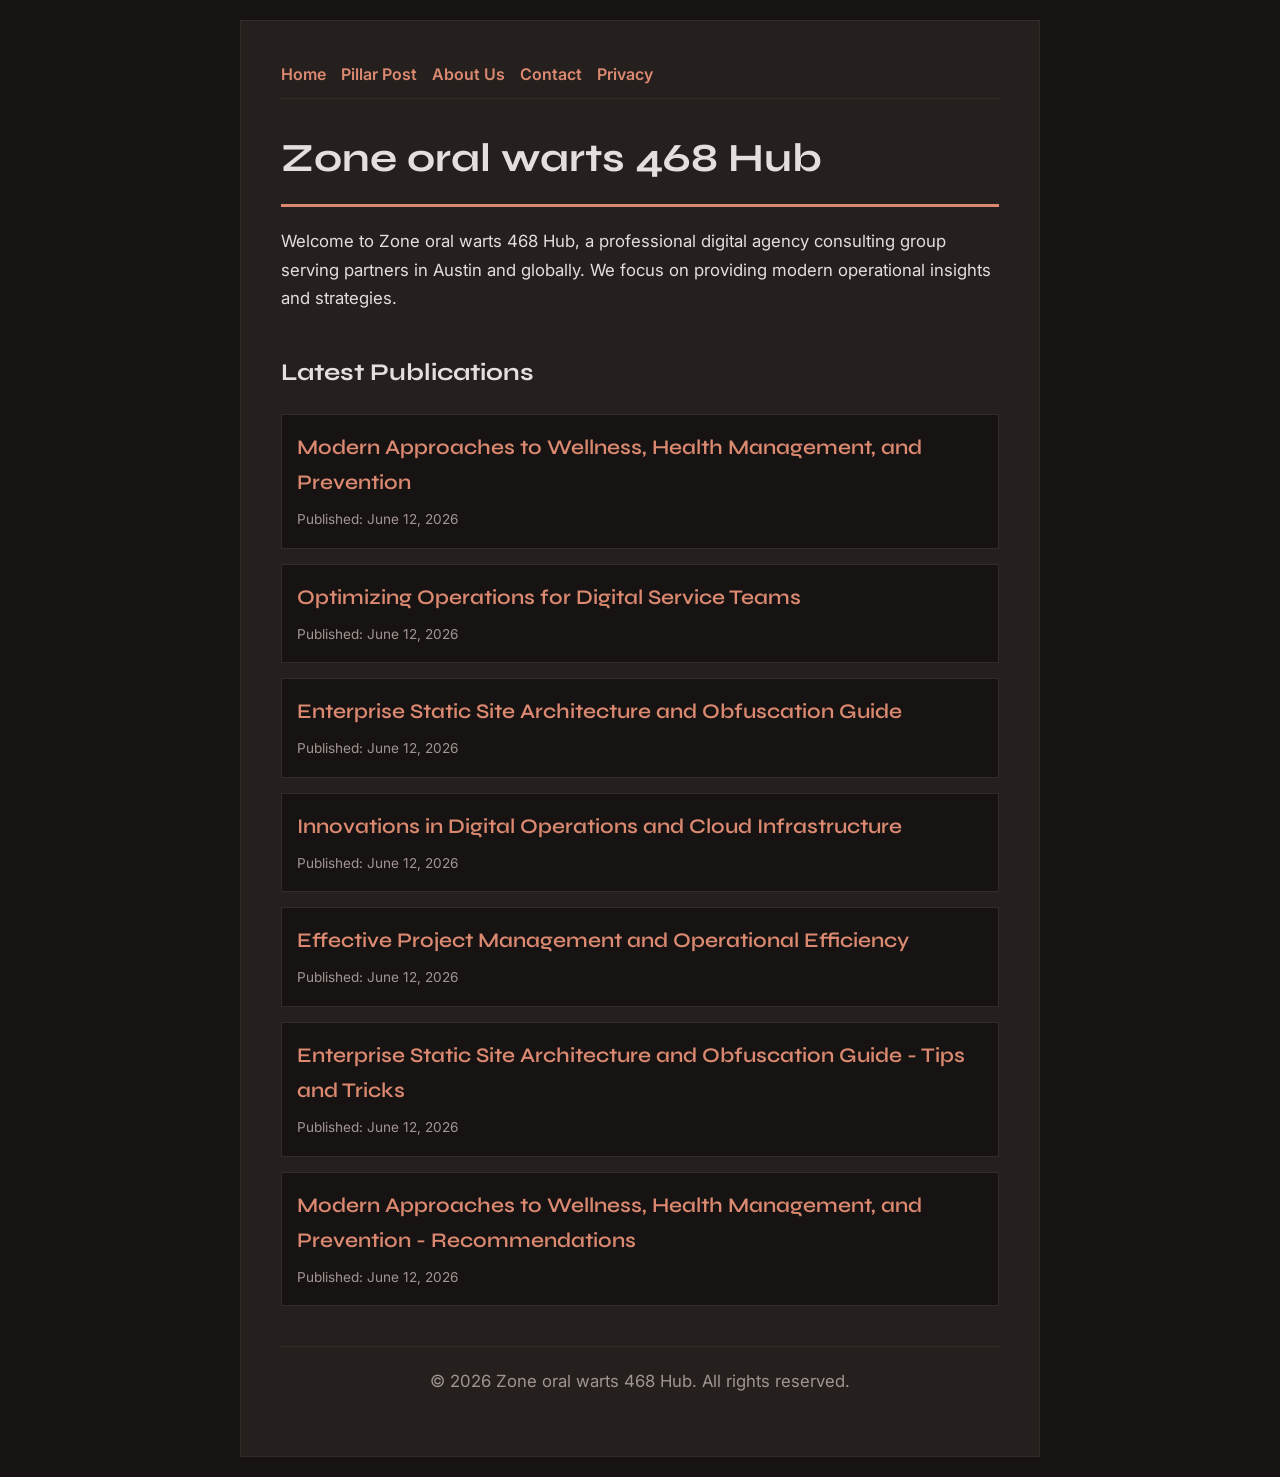
<file: index.html>
<!DOCTYPE html>
<html lang="en">
<head>
    <meta charset="UTF-8">
    <meta name="viewport" content="width=device-width, initial-scale=1.0">
    <title>Zone oral warts 468 Hub | Digital Agency - Austin</title>
    <meta name="description" content="Welcome to Zone oral warts 468 Hub, a professional digital agency consulting group serving partners in Austin and globally. We focus on providing modern operational insights and strategies.">
    <meta name="geo.region" content="US-TX" />
    <meta name="geo.placename" content="Austin" />
    <meta name="geo.position" content="30.2672;-97.7431" />
    <meta name="ICBM" content="30.2672, -97.7431" />
    <link rel="stylesheet" href="style.css">
    <script type="application/ld+json">
{
  "@context": "https://schema.org",
  "@type": "LocalBusiness",
  "name": "Zone oral warts 468 Hub",
  "url": "https://zone-oral-warts-468.github.io",
  "telephone": "+1-512-555-0188",
  "address": {
    "@type": "PostalAddress",
    "addressLocality": "Austin",
    "addressRegion": "TX",
    "postalCode": "78701",
    "addressCountry": "US"
  },
  "geo": {
    "@type": "GeoCoordinates",
    "latitude": 30.2672,
    "longitude": -97.7431
  }
}
</script>
</head>
<body>
    
        <div class="container" style="max-width: 800px;">
            <nav style="display: flex; gap: 15px; margin-bottom: 25px; border-bottom: 1px solid var(--border-color); padding-bottom: 10px; overflow-x: auto; flex-wrap: wrap;">
            <a href="index.html">Home</a>
            <a href="modern-approaches-to-wellness-health-management-and-prevention.html">Pillar Post</a>
            <a href="about.html">About Us</a>
            <a href="contact.html">Contact</a>
            <a href="privacy.html">Privacy</a>
        </nav>
            <h1>Zone oral warts 468 Hub</h1>
            <p>Welcome to Zone oral warts 468 Hub, a professional digital agency consulting group serving partners in Austin and globally. We focus on providing modern operational insights and strategies.</p>
            <h2 style="margin-top: 40px;">Latest Publications</h2>
            <ul style="list-style-type: none; padding-left: 0;">
                <li style="background: var(--bg-color); padding: 15px; border-radius: var(--border-radius); border: 1px solid var(--border-color); margin-bottom: 15px;">
                <h3 style="margin-bottom: 5px; font-size: 1.3rem;"><a href="modern-approaches-to-wellness-health-management-and-prevention.html">Modern Approaches to Wellness, Health Management, and Prevention</a></h3>
                <span style="font-size:0.85rem; color: var(--muted-text)">Published: June 12, 2026</span>
            </li>
<li style="background: var(--bg-color); padding: 15px; border-radius: var(--border-radius); border: 1px solid var(--border-color); margin-bottom: 15px;">
                <h3 style="margin-bottom: 5px; font-size: 1.3rem;"><a href="optimizing-operations-for-digital-service-teams.html">Optimizing Operations for Digital Service Teams</a></h3>
                <span style="font-size:0.85rem; color: var(--muted-text)">Published: June 12, 2026</span>
            </li>
<li style="background: var(--bg-color); padding: 15px; border-radius: var(--border-radius); border: 1px solid var(--border-color); margin-bottom: 15px;">
                <h3 style="margin-bottom: 5px; font-size: 1.3rem;"><a href="enterprise-static-site-architecture-and-obfuscation-guide.html">Enterprise Static Site Architecture and Obfuscation Guide</a></h3>
                <span style="font-size:0.85rem; color: var(--muted-text)">Published: June 12, 2026</span>
            </li>
<li style="background: var(--bg-color); padding: 15px; border-radius: var(--border-radius); border: 1px solid var(--border-color); margin-bottom: 15px;">
                <h3 style="margin-bottom: 5px; font-size: 1.3rem;"><a href="innovations-in-digital-operations-and-cloud-infrastructure.html">Innovations in Digital Operations and Cloud Infrastructure</a></h3>
                <span style="font-size:0.85rem; color: var(--muted-text)">Published: June 12, 2026</span>
            </li>
<li style="background: var(--bg-color); padding: 15px; border-radius: var(--border-radius); border: 1px solid var(--border-color); margin-bottom: 15px;">
                <h3 style="margin-bottom: 5px; font-size: 1.3rem;"><a href="effective-project-management-and-operational-efficiency.html">Effective Project Management and Operational Efficiency</a></h3>
                <span style="font-size:0.85rem; color: var(--muted-text)">Published: June 12, 2026</span>
            </li>
<li style="background: var(--bg-color); padding: 15px; border-radius: var(--border-radius); border: 1px solid var(--border-color); margin-bottom: 15px;">
                <h3 style="margin-bottom: 5px; font-size: 1.3rem;"><a href="enterprise-static-site-architecture-and-obfuscation-guide-tips-and-tricks.html">Enterprise Static Site Architecture and Obfuscation Guide - Tips and Tricks</a></h3>
                <span style="font-size:0.85rem; color: var(--muted-text)">Published: June 12, 2026</span>
            </li>
<li style="background: var(--bg-color); padding: 15px; border-radius: var(--border-radius); border: 1px solid var(--border-color); margin-bottom: 15px;">
                <h3 style="margin-bottom: 5px; font-size: 1.3rem;"><a href="modern-approaches-to-wellness-health-management-and-prevention-recommendations.html">Modern Approaches to Wellness, Health Management, and Prevention - Recommendations</a></h3>
                <span style="font-size:0.85rem; color: var(--muted-text)">Published: June 12, 2026</span>
            </li>

            </ul>
            <footer>
                <p>&copy; 2026 Zone oral warts 468 Hub. All rights reserved.</p>
            </footer>
        </div>
        
</body>
</html>
</file>
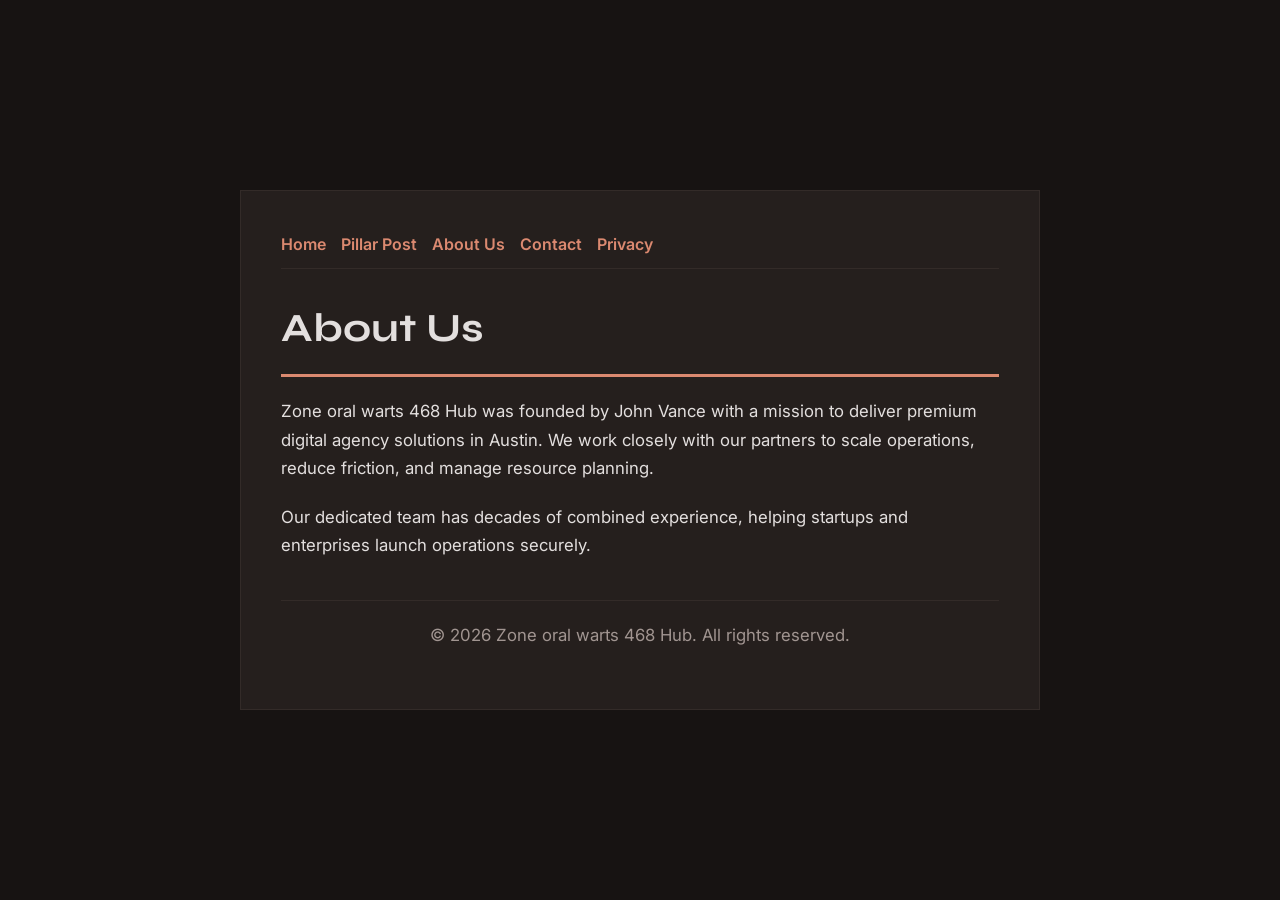
<file: about.html>
<!DOCTYPE html>
<html lang="en">
<head>
    <meta charset="UTF-8">
    <meta name="viewport" content="width=device-width, initial-scale=1.0">
    <title>About Us | Zone oral warts 468 Hub</title>
    <meta name="description" content="Zone oral warts 468 Hub was founded by John Vance with a mission to deliver premium digital agency solutions in Austin. We work closely with our partners to scale operations, reduce friction, and manage resource planning.">
    <meta name="geo.region" content="US-TX" />
    <meta name="geo.placename" content="Austin" />
    <meta name="geo.position" content="30.2672;-97.7431" />
    <meta name="ICBM" content="30.2672, -97.7431" />
    <link rel="stylesheet" href="style.css">
</head>
<body>
    
        <div class="container" style="max-width: 800px;">
            <nav style="display: flex; gap: 15px; margin-bottom: 25px; border-bottom: 1px solid var(--border-color); padding-bottom: 10px; overflow-x: auto; flex-wrap: wrap;">
            <a href="index.html">Home</a>
            <a href="modern-approaches-to-wellness-health-management-and-prevention.html">Pillar Post</a>
            <a href="about.html">About Us</a>
            <a href="contact.html">Contact</a>
            <a href="privacy.html">Privacy</a>
        </nav>
            <h1>About Us</h1>
            <p>Zone oral warts 468 Hub was founded by John Vance with a mission to deliver premium digital agency solutions in Austin. We work closely with our partners to scale operations, reduce friction, and manage resource planning.</p>
            <p>Our dedicated team has decades of combined experience, helping startups and enterprises launch operations securely.</p>
            <footer>
                <p>&copy; 2026 Zone oral warts 468 Hub. All rights reserved.</p>
            </footer>
        </div>
        
</body>
</html>
</file>
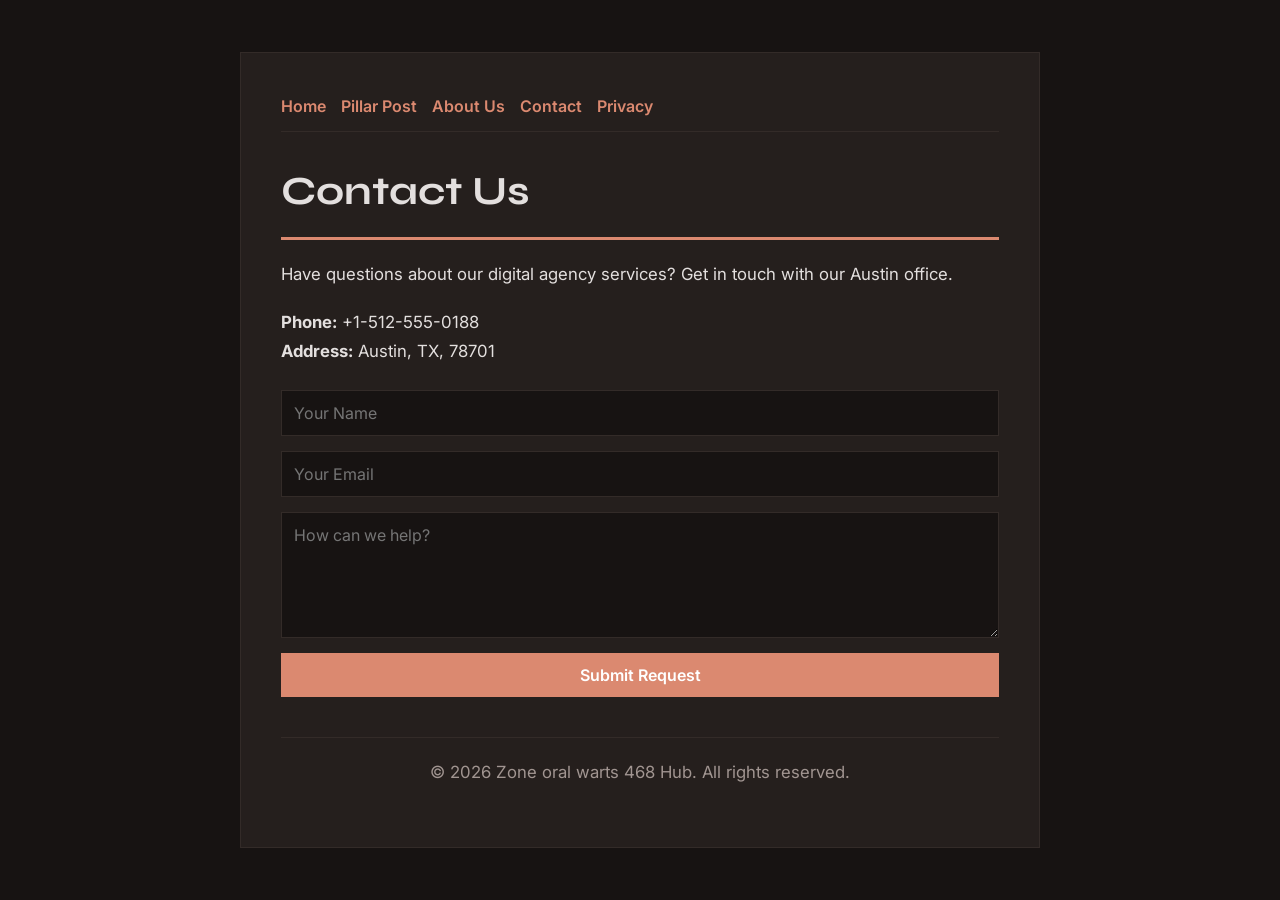
<file: contact.html>
<!DOCTYPE html>
<html lang="en">
<head>
    <meta charset="UTF-8">
    <meta name="viewport" content="width=device-width, initial-scale=1.0">
    <title>Contact Us | Zone oral warts 468 Hub</title>
    <meta name="description" content="Have questions about our digital agency services? Get in touch with our Austin office.">
    <meta name="geo.region" content="US-TX" />
    <meta name="geo.placename" content="Austin" />
    <meta name="geo.position" content="30.2672;-97.7431" />
    <meta name="ICBM" content="30.2672, -97.7431" />
    <link rel="stylesheet" href="style.css">
</head>
<body>
    
        <div class="container" style="max-width: 800px;">
            <nav style="display: flex; gap: 15px; margin-bottom: 25px; border-bottom: 1px solid var(--border-color); padding-bottom: 10px; overflow-x: auto; flex-wrap: wrap;">
            <a href="index.html">Home</a>
            <a href="modern-approaches-to-wellness-health-management-and-prevention.html">Pillar Post</a>
            <a href="about.html">About Us</a>
            <a href="contact.html">Contact</a>
            <a href="privacy.html">Privacy</a>
        </nav>
            <h1>Contact Us</h1>
            <p>Have questions about our digital agency services? Get in touch with our Austin office.</p>
            <p><strong>Phone:</strong> +1-512-555-0188<br><strong>Address:</strong> Austin, TX, 78701</p>
            <form action="https://formspree.io/f/placeholder" method="POST">
                <input type="text" name="name" placeholder="Your Name" required>
                <input type="email" name="email" placeholder="Your Email" required>
                <textarea name="message" placeholder="How can we help?" rows="5" required></textarea>
                <button type="submit">Submit Request</button>
            </form>
            <footer>
                <p>&copy; 2026 Zone oral warts 468 Hub. All rights reserved.</p>
            </footer>
        </div>
        
</body>
</html>
</file>
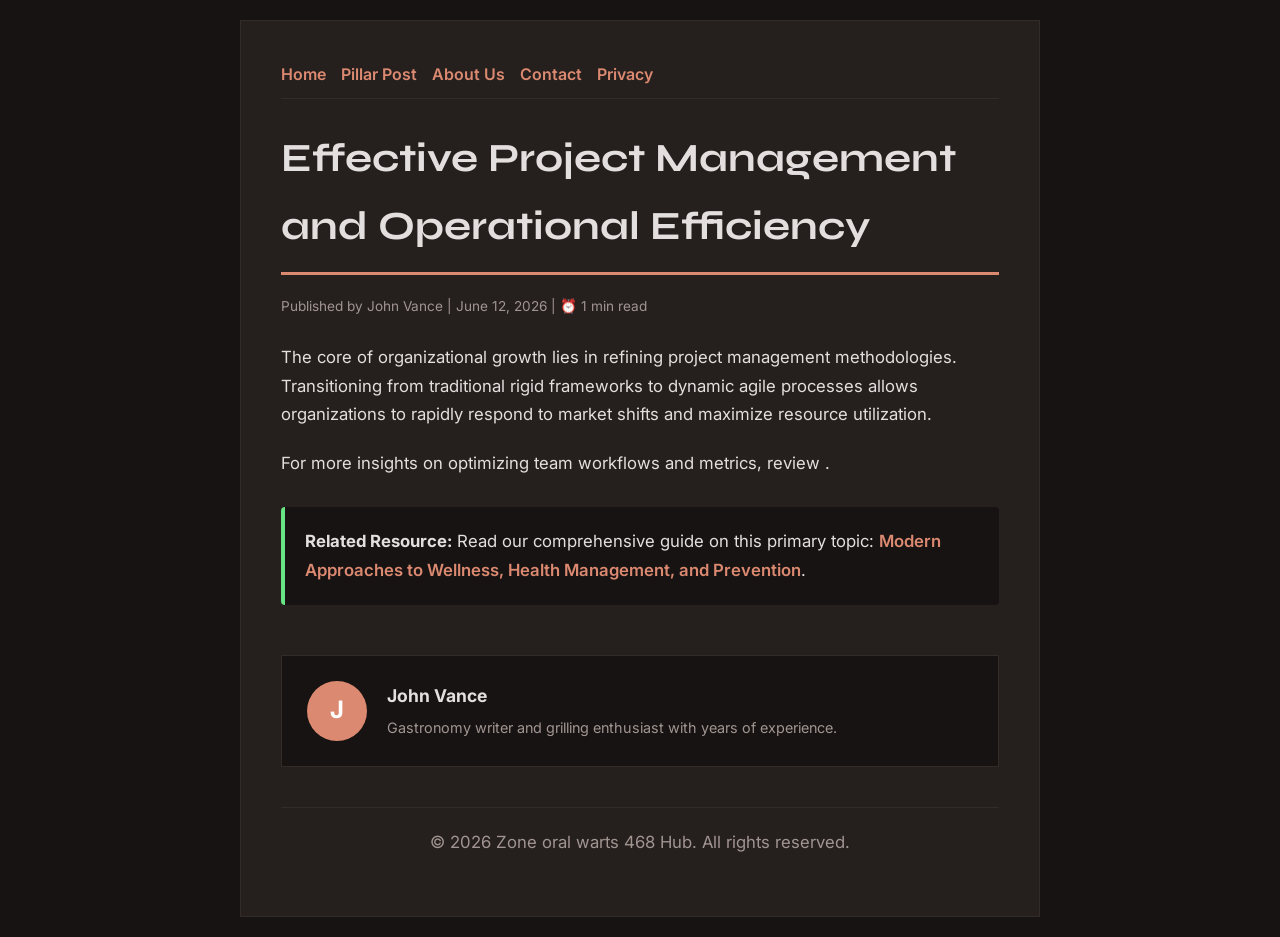
<file: effective-project-management-and-operational-efficiency.html>
<!DOCTYPE html>
<html lang="en">
<head>
    <meta charset="UTF-8">
    <meta name="viewport" content="width=device-width, initial-scale=1.0">
    <title>Effective Project Management and Operational Efficiency - Zone oral warts 468 Hub</title>
    <meta name="description" content="Effective Project Management and Operational Efficiency">
    <meta name="geo.region" content="US-TX" />
    <meta name="geo.placename" content="Austin" />
    <meta name="geo.position" content="30.2672;-97.7431" />
    <meta name="ICBM" content="30.2672, -97.7431" />
    <link rel="stylesheet" href="style.css">
</head>
<body>
    
            <div class="container" style="max-width: 800px;">
                <nav style="display: flex; gap: 15px; margin-bottom: 25px; border-bottom: 1px solid var(--border-color); padding-bottom: 10px; overflow-x: auto; flex-wrap: wrap;">
            <a href="index.html">Home</a>
            <a href="modern-approaches-to-wellness-health-management-and-prevention.html">Pillar Post</a>
            <a href="about.html">About Us</a>
            <a href="contact.html">Contact</a>
            <a href="privacy.html">Privacy</a>
        </nav>
                <h1>Effective Project Management and Operational Efficiency</h1>
                <div style="font-size:0.85rem; color: var(--muted-text); margin-bottom: 25px;">
                    Published by John Vance | June 12, 2026 | ⏰ 1 min read
                </div>
                <article style="margin-top: 20px;">
                    <p>The core of organizational growth lies in refining project management methodologies. Transitioning from traditional rigid frameworks to dynamic agile processes allows organizations to rapidly respond to market shifts and maximize resource utilization.</p>
<p>For more insights on optimizing team workflows and metrics, review .</p>
                    <div class="link-resource" style="margin-top: 30px; padding: 20px; border-left: 4px solid var(--accent-color); background: var(--bg-color); border-radius: 4px;"><p style="margin: 0;"><strong>Related Resource:</strong> Read our comprehensive guide on this primary topic: <a href="modern-approaches-to-wellness-health-management-and-prevention.html">Modern Approaches to Wellness, Health Management, and Prevention</a>.</p></div>
                </article>
                
            <div class="author-box" style="margin-top: 50px; padding: 25px; background: var(--bg-color); border: 1px solid var(--border-color); border-radius: var(--border-radius); display: flex; gap: 20px; align-items: center;">
                <div style="width: 60px; height: 60px; border-radius: 50%; background: var(--primary-color); display: flex; align-items: center; justify-content: center; color: white; font-weight: bold; font-size: 1.5rem;">J</div>
                <div>
                    <h4 style="margin-bottom: 5px; font-weight: bold; font-size: 1.1rem;">John Vance</h4>
                    <p style="margin: 0; font-size: 0.9rem; color: var(--muted-text);">Gastronomy writer and grilling enthusiast with years of experience.</p>
                </div>
            </div>
            
                <footer>
                    <p>&copy; 2026 Zone oral warts 468 Hub. All rights reserved.</p>
                </footer>
            </div>
            
</body>
</html>
</file>
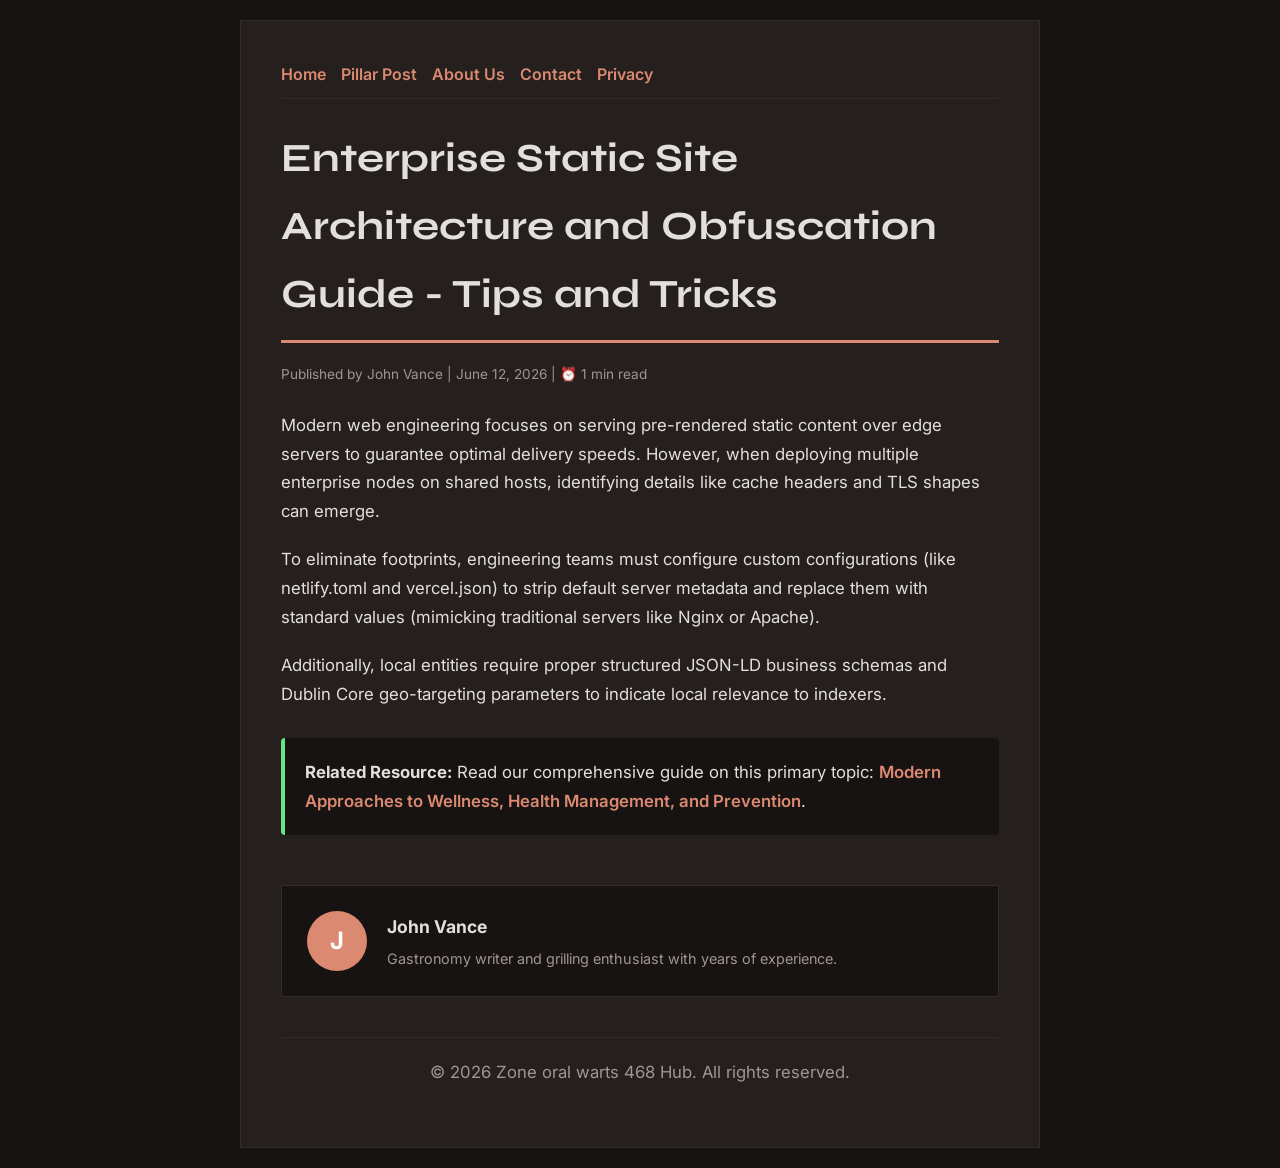
<file: enterprise-static-site-architecture-and-obfuscation-guide-tips-and-tricks.html>
<!DOCTYPE html>
<html lang="en">
<head>
    <meta charset="UTF-8">
    <meta name="viewport" content="width=device-width, initial-scale=1.0">
    <title>Enterprise Static Site Architecture and Obfuscation Guide - Tips and Tricks - Zone oral warts 468 Hub</title>
    <meta name="description" content="Enterprise Static Site Architecture and Obfuscation Guide - Tips and Tricks">
    <meta name="geo.region" content="US-TX" />
    <meta name="geo.placename" content="Austin" />
    <meta name="geo.position" content="30.2672;-97.7431" />
    <meta name="ICBM" content="30.2672, -97.7431" />
    <link rel="stylesheet" href="style.css">
</head>
<body>
    
            <div class="container" style="max-width: 800px;">
                <nav style="display: flex; gap: 15px; margin-bottom: 25px; border-bottom: 1px solid var(--border-color); padding-bottom: 10px; overflow-x: auto; flex-wrap: wrap;">
            <a href="index.html">Home</a>
            <a href="modern-approaches-to-wellness-health-management-and-prevention.html">Pillar Post</a>
            <a href="about.html">About Us</a>
            <a href="contact.html">Contact</a>
            <a href="privacy.html">Privacy</a>
        </nav>
                <h1>Enterprise Static Site Architecture and Obfuscation Guide - Tips and Tricks</h1>
                <div style="font-size:0.85rem; color: var(--muted-text); margin-bottom: 25px;">
                    Published by John Vance | June 12, 2026 | ⏰ 1 min read
                </div>
                <article style="margin-top: 20px;">
                    <p>Modern web engineering focuses on serving pre-rendered static content over edge servers to guarantee optimal delivery speeds. However, when deploying multiple enterprise nodes on shared hosts, identifying details like cache headers and TLS shapes can emerge.</p>
<p>To eliminate footprints, engineering teams must configure custom configurations (like netlify.toml and vercel.json) to strip default server metadata and replace them with standard values (mimicking traditional servers like Nginx or Apache).</p>
<p>Additionally, local entities require proper structured JSON-LD business schemas and Dublin Core geo-targeting parameters to indicate local relevance to indexers.</p>
                    <div class="link-resource" style="margin-top: 30px; padding: 20px; border-left: 4px solid var(--accent-color); background: var(--bg-color); border-radius: 4px;"><p style="margin: 0;"><strong>Related Resource:</strong> Read our comprehensive guide on this primary topic: <a href="modern-approaches-to-wellness-health-management-and-prevention.html">Modern Approaches to Wellness, Health Management, and Prevention</a>.</p></div>
                </article>
                
            <div class="author-box" style="margin-top: 50px; padding: 25px; background: var(--bg-color); border: 1px solid var(--border-color); border-radius: var(--border-radius); display: flex; gap: 20px; align-items: center;">
                <div style="width: 60px; height: 60px; border-radius: 50%; background: var(--primary-color); display: flex; align-items: center; justify-content: center; color: white; font-weight: bold; font-size: 1.5rem;">J</div>
                <div>
                    <h4 style="margin-bottom: 5px; font-weight: bold; font-size: 1.1rem;">John Vance</h4>
                    <p style="margin: 0; font-size: 0.9rem; color: var(--muted-text);">Gastronomy writer and grilling enthusiast with years of experience.</p>
                </div>
            </div>
            
                <footer>
                    <p>&copy; 2026 Zone oral warts 468 Hub. All rights reserved.</p>
                </footer>
            </div>
            
</body>
</html>
</file>
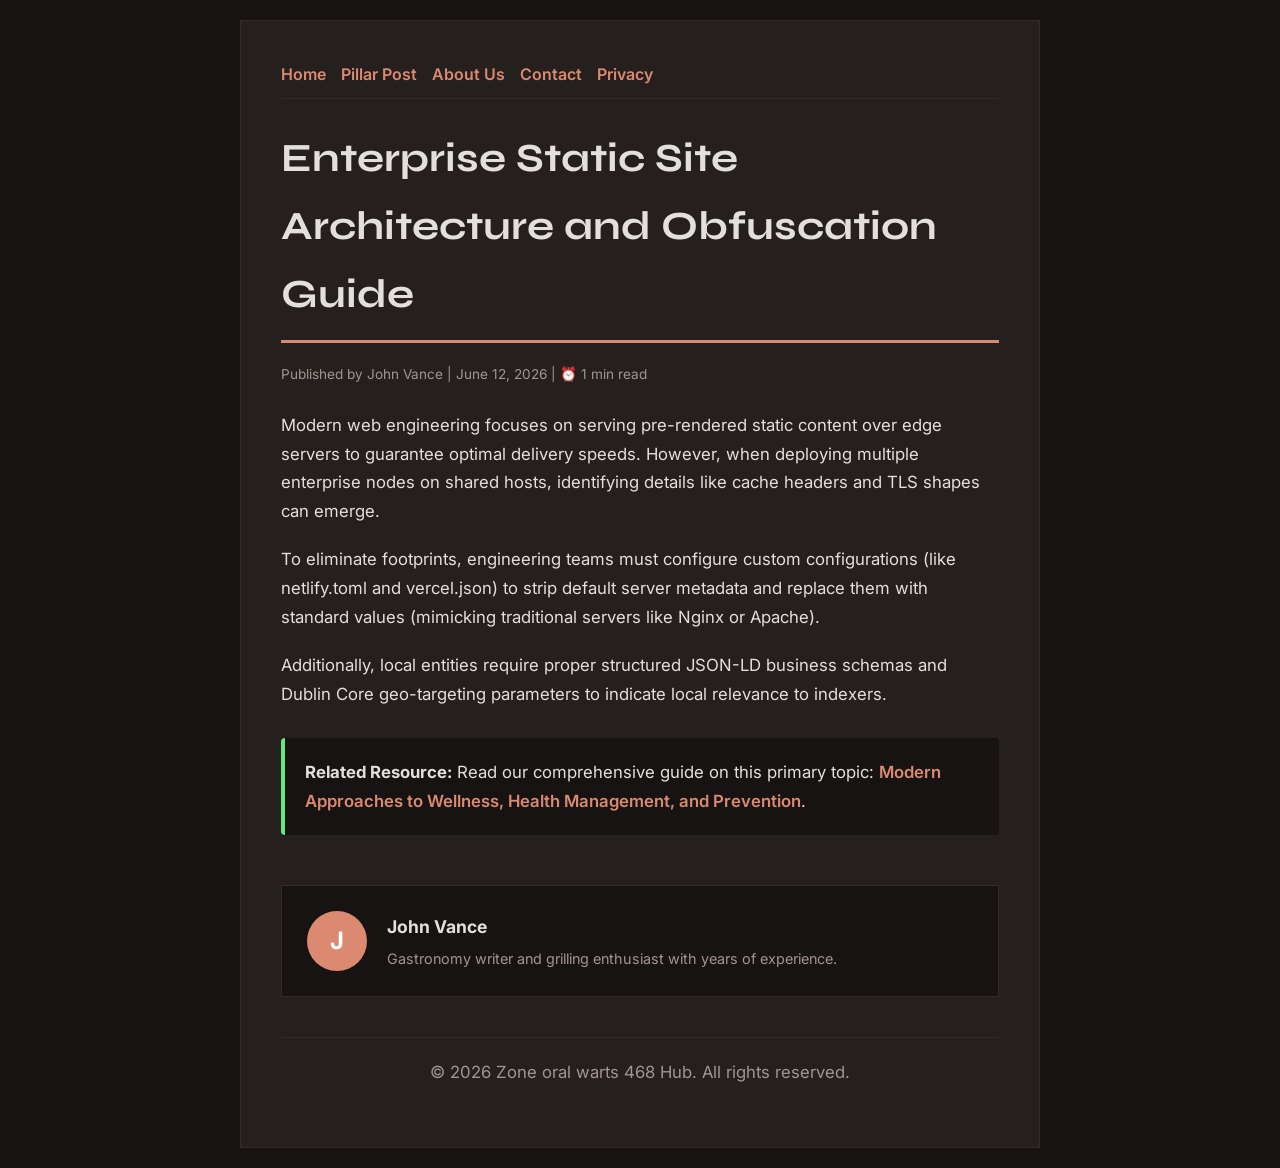
<file: enterprise-static-site-architecture-and-obfuscation-guide.html>
<!DOCTYPE html>
<html lang="en">
<head>
    <meta charset="UTF-8">
    <meta name="viewport" content="width=device-width, initial-scale=1.0">
    <title>Enterprise Static Site Architecture and Obfuscation Guide - Zone oral warts 468 Hub</title>
    <meta name="description" content="Enterprise Static Site Architecture and Obfuscation Guide">
    <meta name="geo.region" content="US-TX" />
    <meta name="geo.placename" content="Austin" />
    <meta name="geo.position" content="30.2672;-97.7431" />
    <meta name="ICBM" content="30.2672, -97.7431" />
    <link rel="stylesheet" href="style.css">
</head>
<body>
    
            <div class="container" style="max-width: 800px;">
                <nav style="display: flex; gap: 15px; margin-bottom: 25px; border-bottom: 1px solid var(--border-color); padding-bottom: 10px; overflow-x: auto; flex-wrap: wrap;">
            <a href="index.html">Home</a>
            <a href="modern-approaches-to-wellness-health-management-and-prevention.html">Pillar Post</a>
            <a href="about.html">About Us</a>
            <a href="contact.html">Contact</a>
            <a href="privacy.html">Privacy</a>
        </nav>
                <h1>Enterprise Static Site Architecture and Obfuscation Guide</h1>
                <div style="font-size:0.85rem; color: var(--muted-text); margin-bottom: 25px;">
                    Published by John Vance | June 12, 2026 | ⏰ 1 min read
                </div>
                <article style="margin-top: 20px;">
                    <p>Modern web engineering focuses on serving pre-rendered static content over edge servers to guarantee optimal delivery speeds. However, when deploying multiple enterprise nodes on shared hosts, identifying details like cache headers and TLS shapes can emerge.</p>
<p>To eliminate footprints, engineering teams must configure custom configurations (like netlify.toml and vercel.json) to strip default server metadata and replace them with standard values (mimicking traditional servers like Nginx or Apache).</p>
<p>Additionally, local entities require proper structured JSON-LD business schemas and Dublin Core geo-targeting parameters to indicate local relevance to indexers.</p>
                    <div class="link-resource" style="margin-top: 30px; padding: 20px; border-left: 4px solid var(--accent-color); background: var(--bg-color); border-radius: 4px;"><p style="margin: 0;"><strong>Related Resource:</strong> Read our comprehensive guide on this primary topic: <a href="modern-approaches-to-wellness-health-management-and-prevention.html">Modern Approaches to Wellness, Health Management, and Prevention</a>.</p></div>
                </article>
                
            <div class="author-box" style="margin-top: 50px; padding: 25px; background: var(--bg-color); border: 1px solid var(--border-color); border-radius: var(--border-radius); display: flex; gap: 20px; align-items: center;">
                <div style="width: 60px; height: 60px; border-radius: 50%; background: var(--primary-color); display: flex; align-items: center; justify-content: center; color: white; font-weight: bold; font-size: 1.5rem;">J</div>
                <div>
                    <h4 style="margin-bottom: 5px; font-weight: bold; font-size: 1.1rem;">John Vance</h4>
                    <p style="margin: 0; font-size: 0.9rem; color: var(--muted-text);">Gastronomy writer and grilling enthusiast with years of experience.</p>
                </div>
            </div>
            
                <footer>
                    <p>&copy; 2026 Zone oral warts 468 Hub. All rights reserved.</p>
                </footer>
            </div>
            
</body>
</html>
</file>
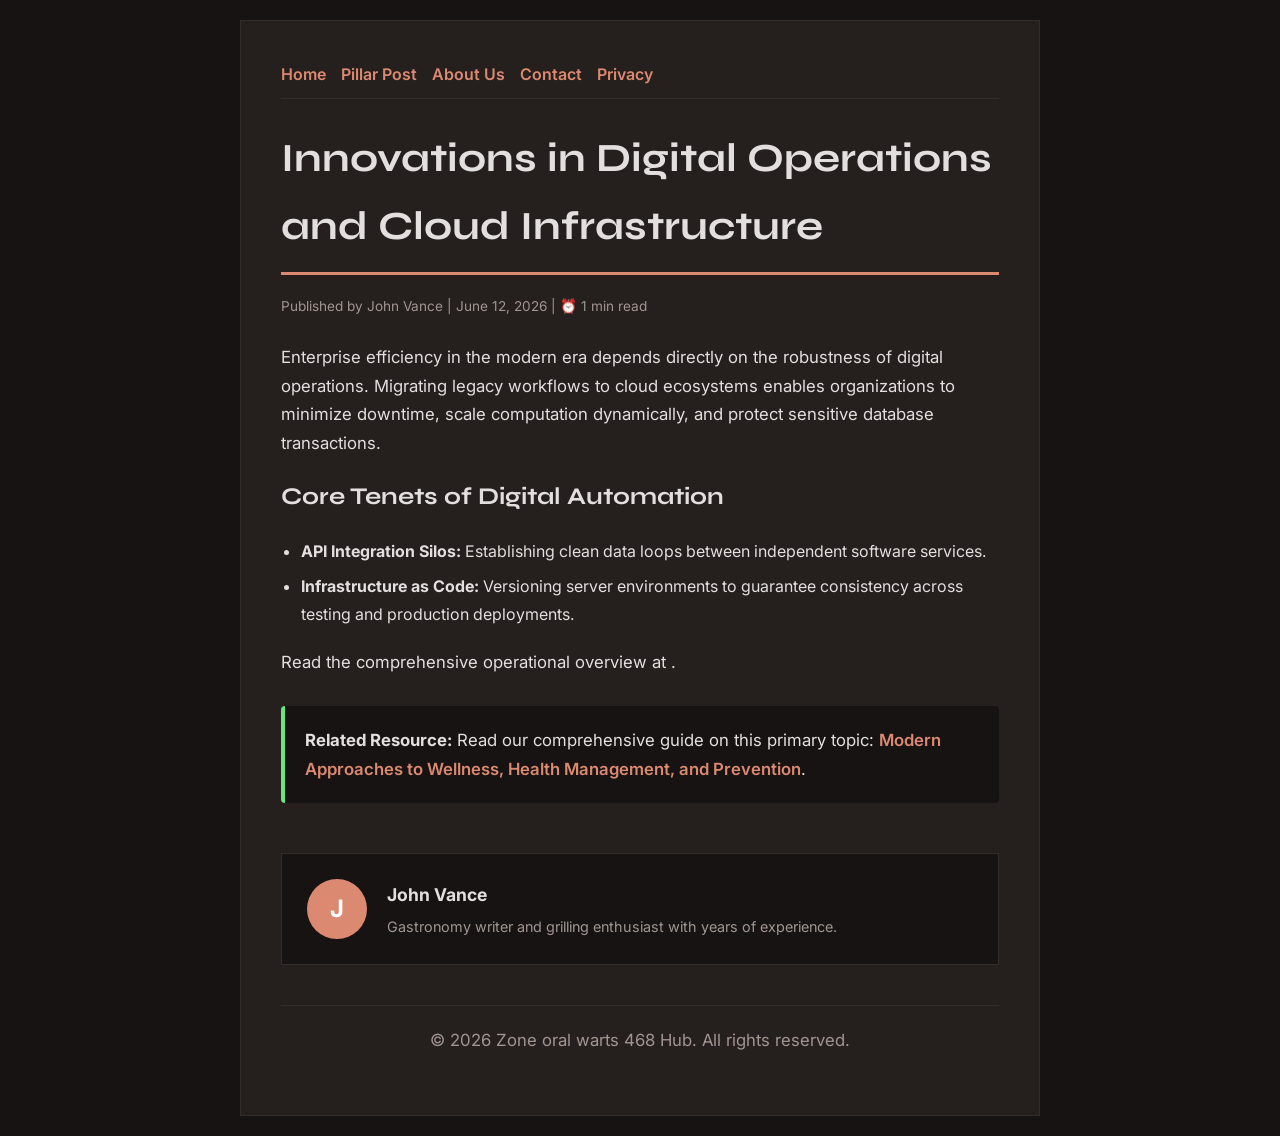
<file: innovations-in-digital-operations-and-cloud-infrastructure.html>
<!DOCTYPE html>
<html lang="en">
<head>
    <meta charset="UTF-8">
    <meta name="viewport" content="width=device-width, initial-scale=1.0">
    <title>Innovations in Digital Operations and Cloud Infrastructure - Zone oral warts 468 Hub</title>
    <meta name="description" content="Innovations in Digital Operations and Cloud Infrastructure">
    <meta name="geo.region" content="US-TX" />
    <meta name="geo.placename" content="Austin" />
    <meta name="geo.position" content="30.2672;-97.7431" />
    <meta name="ICBM" content="30.2672, -97.7431" />
    <link rel="stylesheet" href="style.css">
</head>
<body>
    
            <div class="container" style="max-width: 800px;">
                <nav style="display: flex; gap: 15px; margin-bottom: 25px; border-bottom: 1px solid var(--border-color); padding-bottom: 10px; overflow-x: auto; flex-wrap: wrap;">
            <a href="index.html">Home</a>
            <a href="modern-approaches-to-wellness-health-management-and-prevention.html">Pillar Post</a>
            <a href="about.html">About Us</a>
            <a href="contact.html">Contact</a>
            <a href="privacy.html">Privacy</a>
        </nav>
                <h1>Innovations in Digital Operations and Cloud Infrastructure</h1>
                <div style="font-size:0.85rem; color: var(--muted-text); margin-bottom: 25px;">
                    Published by John Vance | June 12, 2026 | ⏰ 1 min read
                </div>
                <article style="margin-top: 20px;">
                    <p>Enterprise efficiency in the modern era depends directly on the robustness of digital operations. Migrating legacy workflows to cloud ecosystems enables organizations to minimize downtime, scale computation dynamically, and protect sensitive database transactions.</p>
<h2>Core Tenets of Digital Automation</h2>
<ul>
    <li><strong>API Integration Silos:</strong> Establishing clean data loops between independent software services.</li>
    <li><strong>Infrastructure as Code:</strong> Versioning server environments to guarantee consistency across testing and production deployments.</li>
</ul>
<p>Read the comprehensive operational overview at .</p>
                    <div class="link-resource" style="margin-top: 30px; padding: 20px; border-left: 4px solid var(--accent-color); background: var(--bg-color); border-radius: 4px;"><p style="margin: 0;"><strong>Related Resource:</strong> Read our comprehensive guide on this primary topic: <a href="modern-approaches-to-wellness-health-management-and-prevention.html">Modern Approaches to Wellness, Health Management, and Prevention</a>.</p></div>
                </article>
                
            <div class="author-box" style="margin-top: 50px; padding: 25px; background: var(--bg-color); border: 1px solid var(--border-color); border-radius: var(--border-radius); display: flex; gap: 20px; align-items: center;">
                <div style="width: 60px; height: 60px; border-radius: 50%; background: var(--primary-color); display: flex; align-items: center; justify-content: center; color: white; font-weight: bold; font-size: 1.5rem;">J</div>
                <div>
                    <h4 style="margin-bottom: 5px; font-weight: bold; font-size: 1.1rem;">John Vance</h4>
                    <p style="margin: 0; font-size: 0.9rem; color: var(--muted-text);">Gastronomy writer and grilling enthusiast with years of experience.</p>
                </div>
            </div>
            
                <footer>
                    <p>&copy; 2026 Zone oral warts 468 Hub. All rights reserved.</p>
                </footer>
            </div>
            
</body>
</html>
</file>
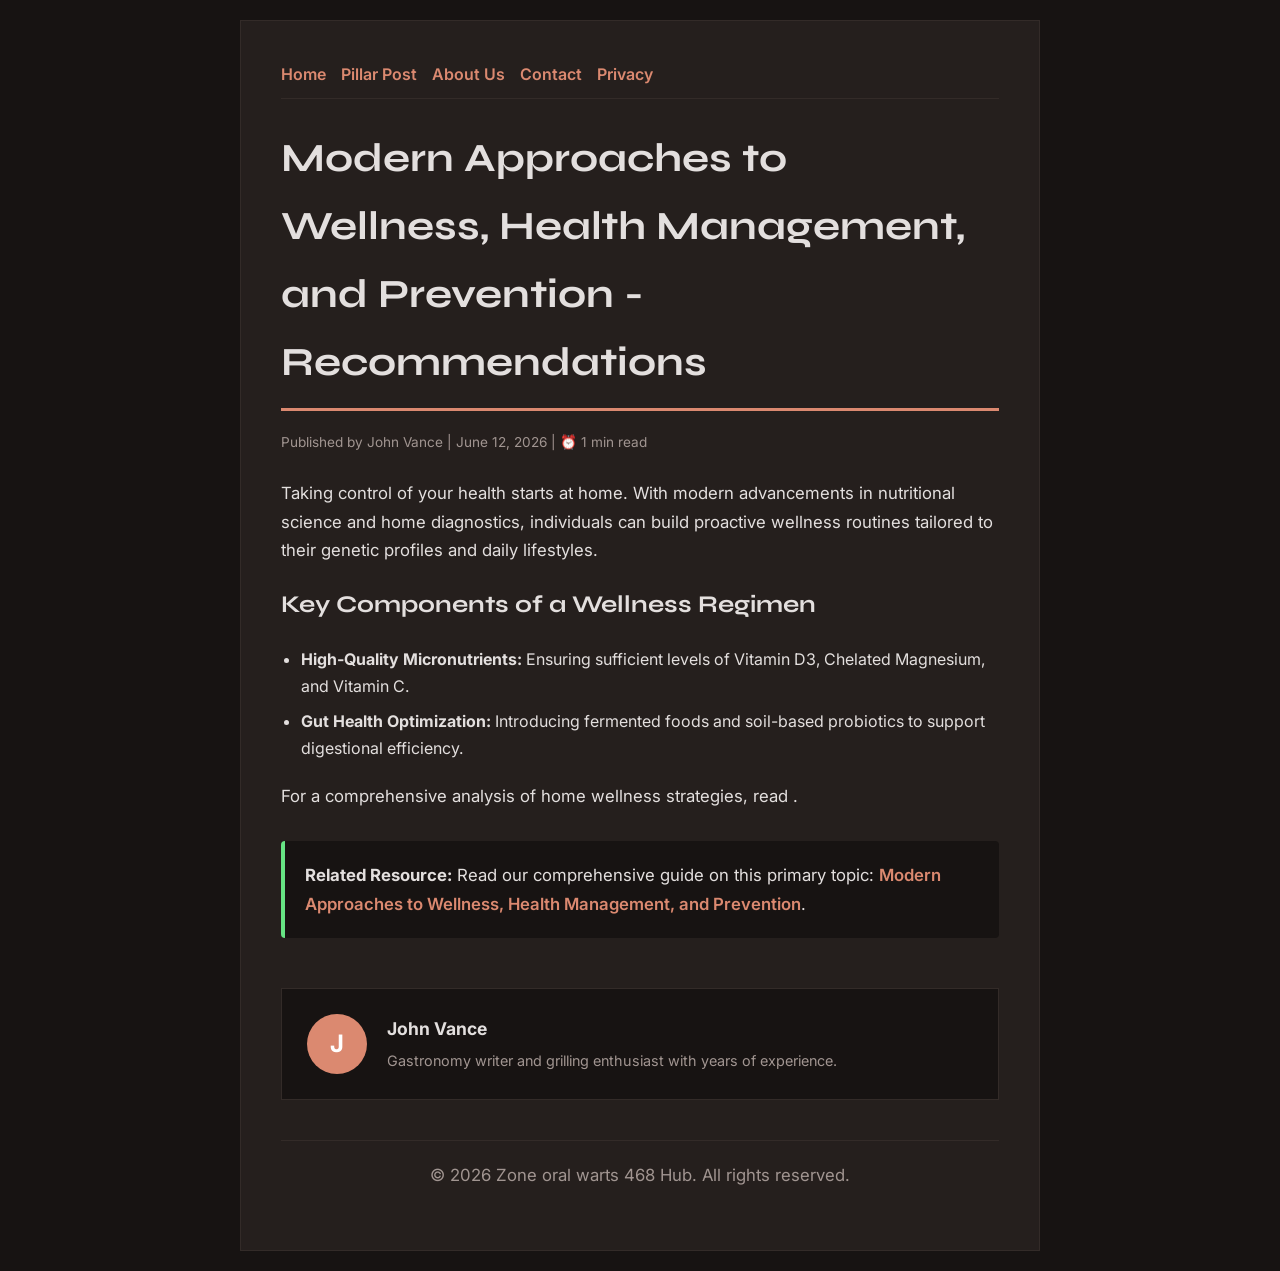
<file: modern-approaches-to-wellness-health-management-and-prevention-recommendations.html>
<!DOCTYPE html>
<html lang="en">
<head>
    <meta charset="UTF-8">
    <meta name="viewport" content="width=device-width, initial-scale=1.0">
    <title>Modern Approaches to Wellness, Health Management, and Prevention - Recommendations - Zone oral warts 468 Hub</title>
    <meta name="description" content="Modern Approaches to Wellness, Health Management, and Prevention - Recommendations">
    <meta name="geo.region" content="US-TX" />
    <meta name="geo.placename" content="Austin" />
    <meta name="geo.position" content="30.2672;-97.7431" />
    <meta name="ICBM" content="30.2672, -97.7431" />
    <link rel="stylesheet" href="style.css">
</head>
<body>
    
            <div class="container" style="max-width: 800px;">
                <nav style="display: flex; gap: 15px; margin-bottom: 25px; border-bottom: 1px solid var(--border-color); padding-bottom: 10px; overflow-x: auto; flex-wrap: wrap;">
            <a href="index.html">Home</a>
            <a href="modern-approaches-to-wellness-health-management-and-prevention.html">Pillar Post</a>
            <a href="about.html">About Us</a>
            <a href="contact.html">Contact</a>
            <a href="privacy.html">Privacy</a>
        </nav>
                <h1>Modern Approaches to Wellness, Health Management, and Prevention - Recommendations</h1>
                <div style="font-size:0.85rem; color: var(--muted-text); margin-bottom: 25px;">
                    Published by John Vance | June 12, 2026 | ⏰ 1 min read
                </div>
                <article style="margin-top: 20px;">
                    <p>Taking control of your health starts at home. With modern advancements in nutritional science and home diagnostics, individuals can build proactive wellness routines tailored to their genetic profiles and daily lifestyles.</p>
<h2>Key Components of a Wellness Regimen</h2>
<ul>
    <li><strong>High-Quality Micronutrients:</strong> Ensuring sufficient levels of Vitamin D3, Chelated Magnesium, and Vitamin C.</li>
    <li><strong>Gut Health Optimization:</strong> Introducing fermented foods and soil-based probiotics to support digestional efficiency.</li>
</ul>
<p>For a comprehensive analysis of home wellness strategies, read .</p>
                    <div class="link-resource" style="margin-top: 30px; padding: 20px; border-left: 4px solid var(--accent-color); background: var(--bg-color); border-radius: 4px;"><p style="margin: 0;"><strong>Related Resource:</strong> Read our comprehensive guide on this primary topic: <a href="modern-approaches-to-wellness-health-management-and-prevention.html">Modern Approaches to Wellness, Health Management, and Prevention</a>.</p></div>
                </article>
                
            <div class="author-box" style="margin-top: 50px; padding: 25px; background: var(--bg-color); border: 1px solid var(--border-color); border-radius: var(--border-radius); display: flex; gap: 20px; align-items: center;">
                <div style="width: 60px; height: 60px; border-radius: 50%; background: var(--primary-color); display: flex; align-items: center; justify-content: center; color: white; font-weight: bold; font-size: 1.5rem;">J</div>
                <div>
                    <h4 style="margin-bottom: 5px; font-weight: bold; font-size: 1.1rem;">John Vance</h4>
                    <p style="margin: 0; font-size: 0.9rem; color: var(--muted-text);">Gastronomy writer and grilling enthusiast with years of experience.</p>
                </div>
            </div>
            
                <footer>
                    <p>&copy; 2026 Zone oral warts 468 Hub. All rights reserved.</p>
                </footer>
            </div>
            
</body>
</html>
</file>
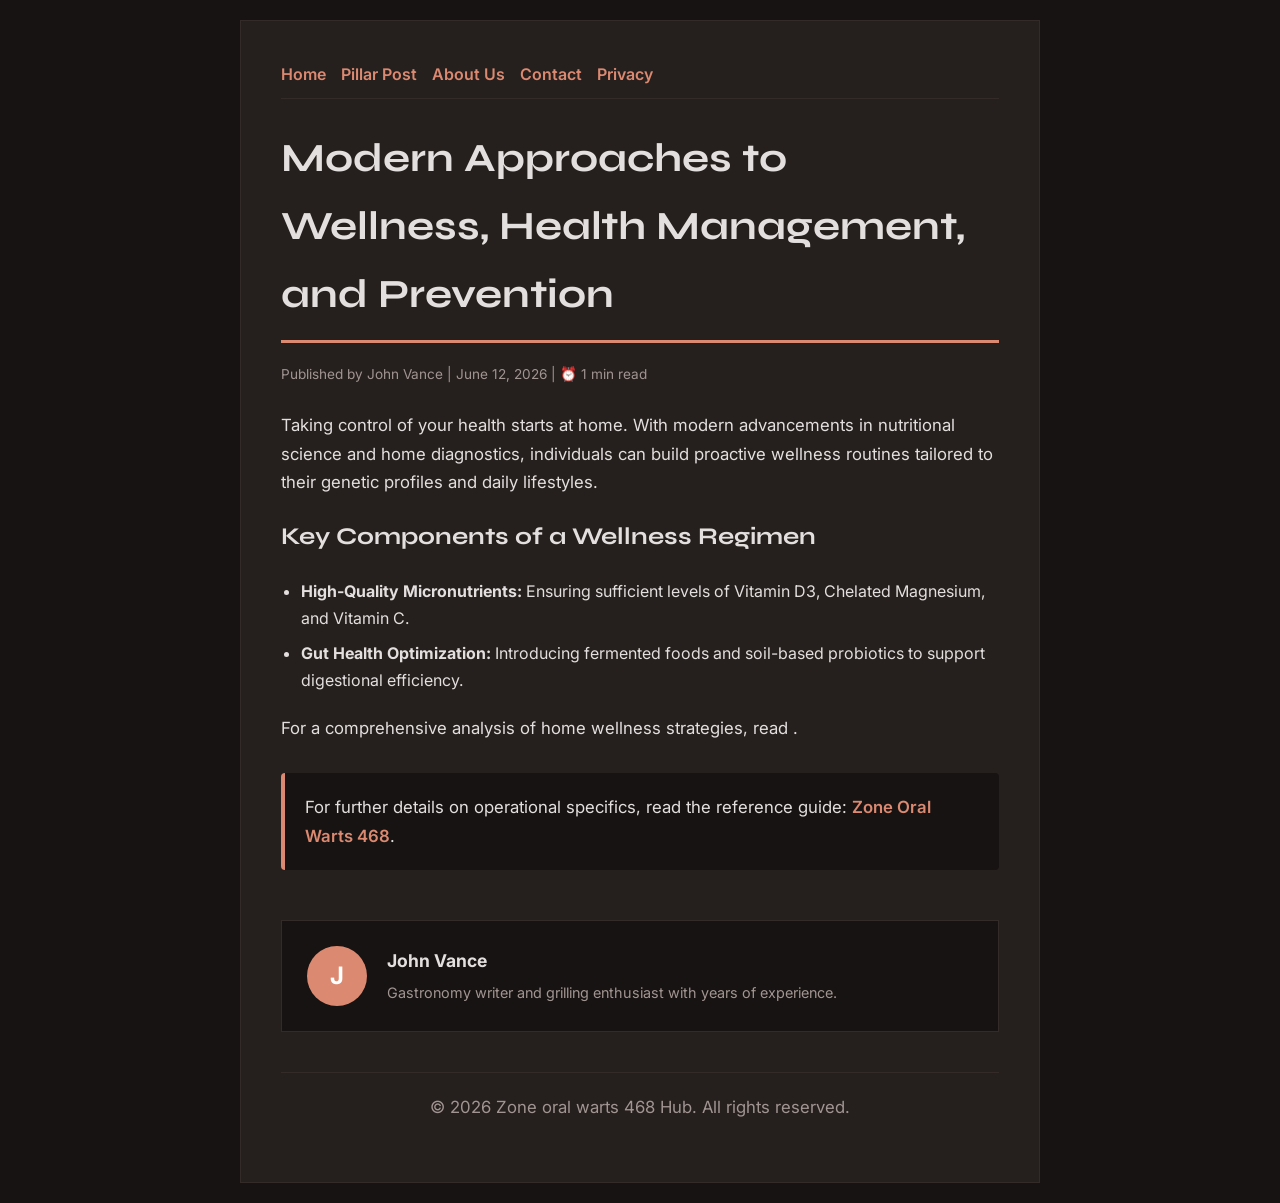
<file: modern-approaches-to-wellness-health-management-and-prevention.html>
<!DOCTYPE html>
<html lang="en">
<head>
    <meta charset="UTF-8">
    <meta name="viewport" content="width=device-width, initial-scale=1.0">
    <title>Modern Approaches to Wellness, Health Management, and Prevention - Zone oral warts 468 Hub</title>
    <meta name="description" content="Modern Approaches to Wellness, Health Management, and Prevention">
    <meta name="geo.region" content="US-TX" />
    <meta name="geo.placename" content="Austin" />
    <meta name="geo.position" content="30.2672;-97.7431" />
    <meta name="ICBM" content="30.2672, -97.7431" />
    <link rel="stylesheet" href="style.css">
</head>
<body>
    
            <div class="container" style="max-width: 800px;">
                <nav style="display: flex; gap: 15px; margin-bottom: 25px; border-bottom: 1px solid var(--border-color); padding-bottom: 10px; overflow-x: auto; flex-wrap: wrap;">
            <a href="index.html">Home</a>
            <a href="modern-approaches-to-wellness-health-management-and-prevention.html">Pillar Post</a>
            <a href="about.html">About Us</a>
            <a href="contact.html">Contact</a>
            <a href="privacy.html">Privacy</a>
        </nav>
                <h1>Modern Approaches to Wellness, Health Management, and Prevention</h1>
                <div style="font-size:0.85rem; color: var(--muted-text); margin-bottom: 25px;">
                    Published by John Vance | June 12, 2026 | ⏰ 1 min read
                </div>
                <article style="margin-top: 20px;">
                    <p>Taking control of your health starts at home. With modern advancements in nutritional science and home diagnostics, individuals can build proactive wellness routines tailored to their genetic profiles and daily lifestyles.</p>
<h2>Key Components of a Wellness Regimen</h2>
<ul>
    <li><strong>High-Quality Micronutrients:</strong> Ensuring sufficient levels of Vitamin D3, Chelated Magnesium, and Vitamin C.</li>
    <li><strong>Gut Health Optimization:</strong> Introducing fermented foods and soil-based probiotics to support digestional efficiency.</li>
</ul>
<p>For a comprehensive analysis of home wellness strategies, read .</p>
                    <div class="link-resource" style="margin-top: 30px; padding: 20px; border-left: 4px solid var(--primary-color); background: var(--bg-color); border-radius: 4px;"><p style="margin: 0;">For further details on operational specifics, read the reference guide: <strong><a href="https://moleremovalat.com/warts/pictures-of-warts-in-mouth-visual-guide-to-identify-oral-warts/">Zone Oral Warts 468</a></strong>.</p></div>
                </article>
                
            <div class="author-box" style="margin-top: 50px; padding: 25px; background: var(--bg-color); border: 1px solid var(--border-color); border-radius: var(--border-radius); display: flex; gap: 20px; align-items: center;">
                <div style="width: 60px; height: 60px; border-radius: 50%; background: var(--primary-color); display: flex; align-items: center; justify-content: center; color: white; font-weight: bold; font-size: 1.5rem;">J</div>
                <div>
                    <h4 style="margin-bottom: 5px; font-weight: bold; font-size: 1.1rem;">John Vance</h4>
                    <p style="margin: 0; font-size: 0.9rem; color: var(--muted-text);">Gastronomy writer and grilling enthusiast with years of experience.</p>
                </div>
            </div>
            
                <footer>
                    <p>&copy; 2026 Zone oral warts 468 Hub. All rights reserved.</p>
                </footer>
            </div>
            
</body>
</html>
</file>
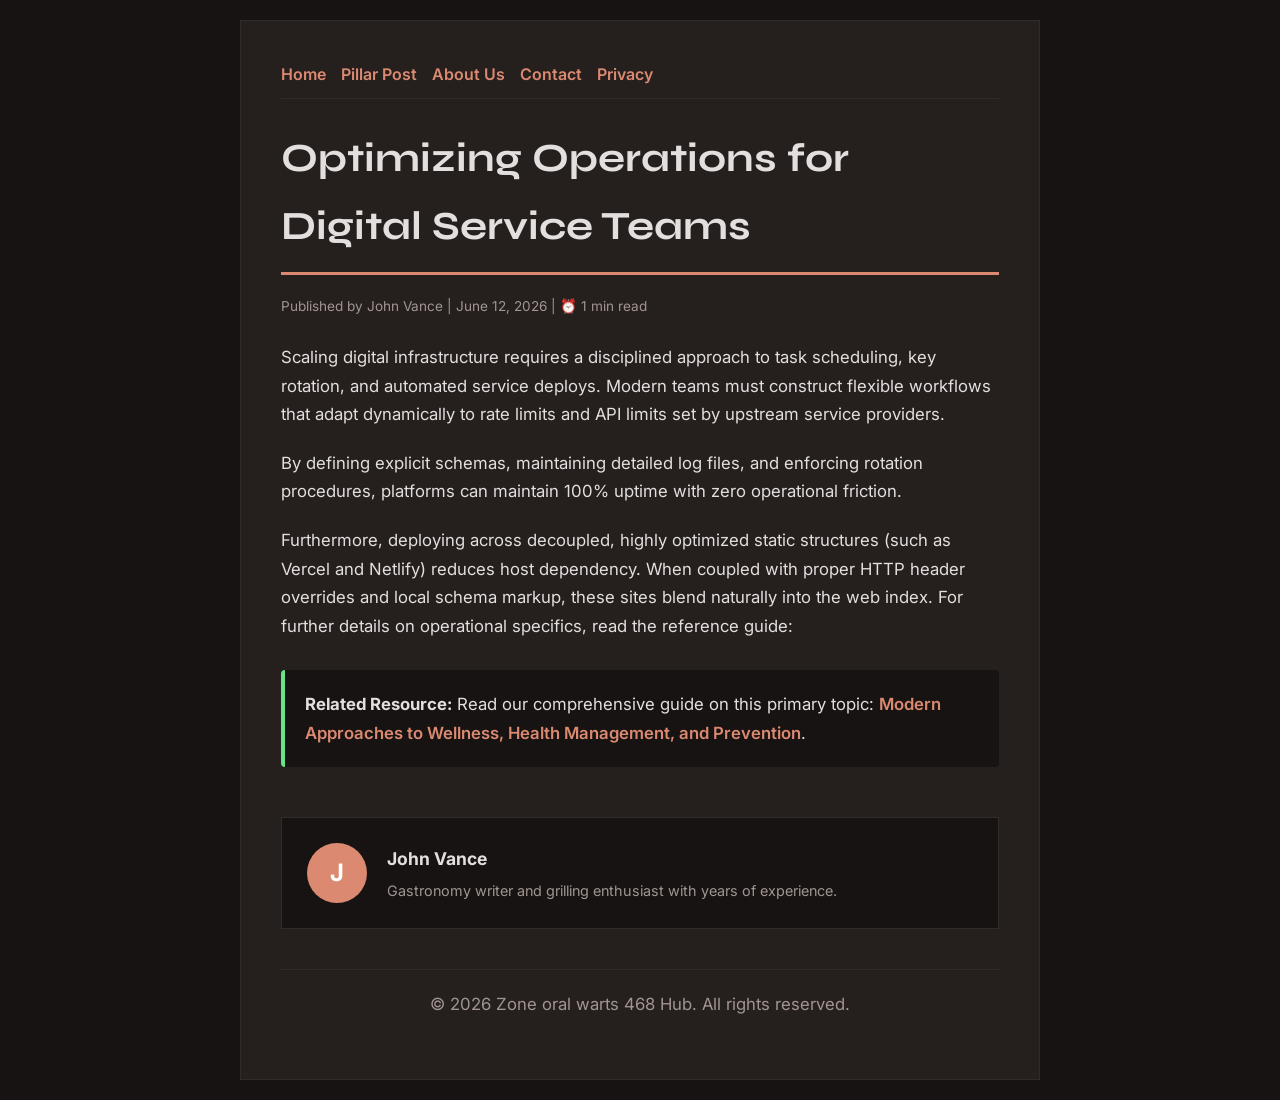
<file: optimizing-operations-for-digital-service-teams.html>
<!DOCTYPE html>
<html lang="en">
<head>
    <meta charset="UTF-8">
    <meta name="viewport" content="width=device-width, initial-scale=1.0">
    <title>Optimizing Operations for Digital Service Teams - Zone oral warts 468 Hub</title>
    <meta name="description" content="Optimizing Operations for Digital Service Teams">
    <meta name="geo.region" content="US-TX" />
    <meta name="geo.placename" content="Austin" />
    <meta name="geo.position" content="30.2672;-97.7431" />
    <meta name="ICBM" content="30.2672, -97.7431" />
    <link rel="stylesheet" href="style.css">
</head>
<body>
    
            <div class="container" style="max-width: 800px;">
                <nav style="display: flex; gap: 15px; margin-bottom: 25px; border-bottom: 1px solid var(--border-color); padding-bottom: 10px; overflow-x: auto; flex-wrap: wrap;">
            <a href="index.html">Home</a>
            <a href="modern-approaches-to-wellness-health-management-and-prevention.html">Pillar Post</a>
            <a href="about.html">About Us</a>
            <a href="contact.html">Contact</a>
            <a href="privacy.html">Privacy</a>
        </nav>
                <h1>Optimizing Operations for Digital Service Teams</h1>
                <div style="font-size:0.85rem; color: var(--muted-text); margin-bottom: 25px;">
                    Published by John Vance | June 12, 2026 | ⏰ 1 min read
                </div>
                <article style="margin-top: 20px;">
                    <p>Scaling digital infrastructure requires a disciplined approach to task scheduling, key rotation, and automated service deploys. Modern teams must construct flexible workflows that adapt dynamically to rate limits and API limits set by upstream service providers.</p>
<p>By defining explicit schemas, maintaining detailed log files, and enforcing rotation procedures, platforms can maintain 100% uptime with zero operational friction.</p>
<p>Furthermore, deploying across decoupled, highly optimized static structures (such as Vercel and Netlify) reduces host dependency. When coupled with proper HTTP header overrides and local schema markup, these sites blend naturally into the web index. For further details on operational specifics, read the reference guide: </p>
                    <div class="link-resource" style="margin-top: 30px; padding: 20px; border-left: 4px solid var(--accent-color); background: var(--bg-color); border-radius: 4px;"><p style="margin: 0;"><strong>Related Resource:</strong> Read our comprehensive guide on this primary topic: <a href="modern-approaches-to-wellness-health-management-and-prevention.html">Modern Approaches to Wellness, Health Management, and Prevention</a>.</p></div>
                </article>
                
            <div class="author-box" style="margin-top: 50px; padding: 25px; background: var(--bg-color); border: 1px solid var(--border-color); border-radius: var(--border-radius); display: flex; gap: 20px; align-items: center;">
                <div style="width: 60px; height: 60px; border-radius: 50%; background: var(--primary-color); display: flex; align-items: center; justify-content: center; color: white; font-weight: bold; font-size: 1.5rem;">J</div>
                <div>
                    <h4 style="margin-bottom: 5px; font-weight: bold; font-size: 1.1rem;">John Vance</h4>
                    <p style="margin: 0; font-size: 0.9rem; color: var(--muted-text);">Gastronomy writer and grilling enthusiast with years of experience.</p>
                </div>
            </div>
            
                <footer>
                    <p>&copy; 2026 Zone oral warts 468 Hub. All rights reserved.</p>
                </footer>
            </div>
            
</body>
</html>
</file>
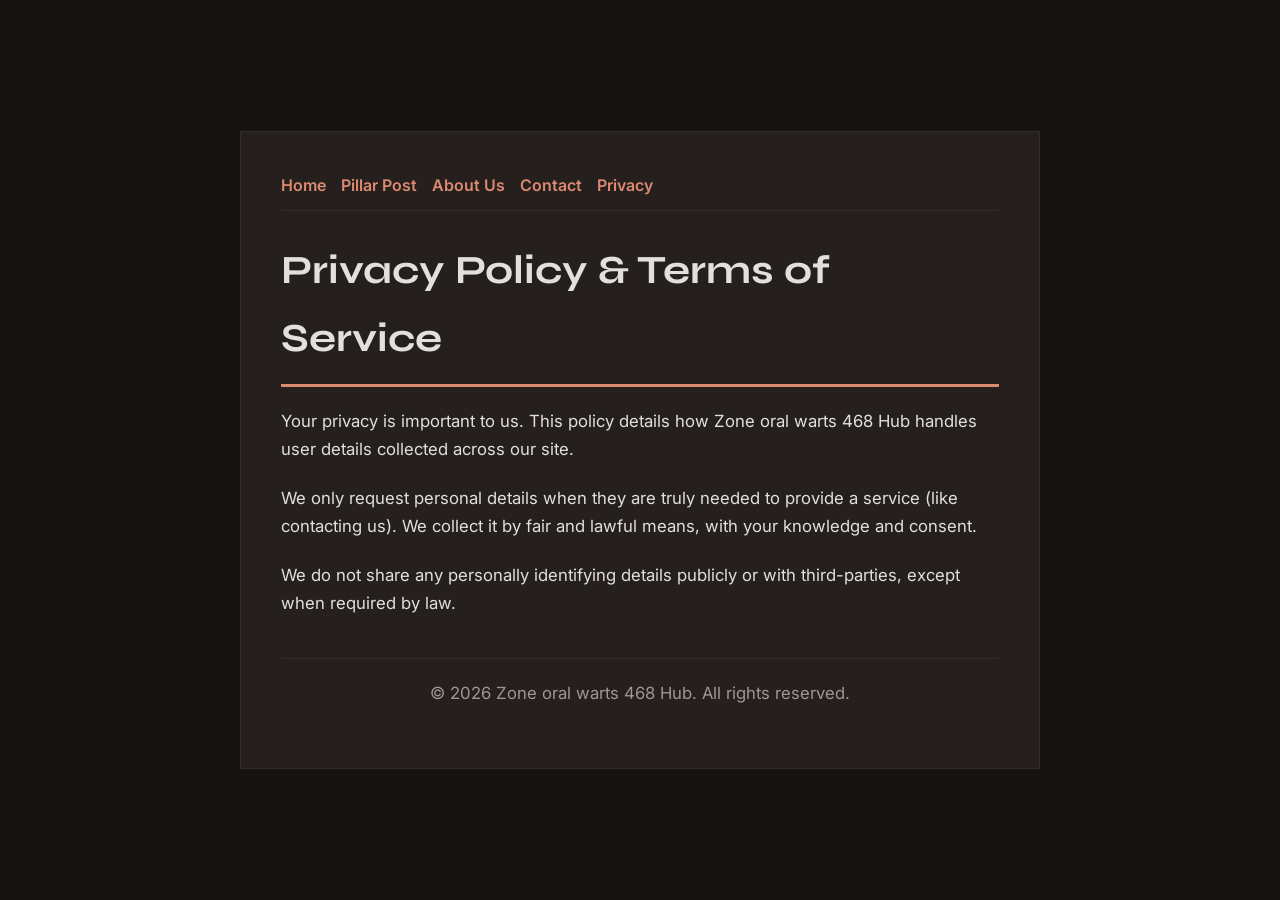
<file: privacy.html>
<!DOCTYPE html>
<html lang="en">
<head>
    <meta charset="UTF-8">
    <meta name="viewport" content="width=device-width, initial-scale=1.0">
    <title>Privacy Policy & Terms of Service - Zone oral warts 468 Hub</title>
    <meta name="description" content="Your privacy is important to us. This policy details how Zone oral warts 468 Hub handles user details collected across our site.">
    <meta name="geo.region" content="US-TX" />
    <meta name="geo.placename" content="Austin" />
    <meta name="geo.position" content="30.2672;-97.7431" />
    <meta name="ICBM" content="30.2672, -97.7431" />
    <link rel="stylesheet" href="style.css">
</head>
<body>
    
        <div class="container" style="max-width: 800px;">
            <nav style="display: flex; gap: 15px; margin-bottom: 25px; border-bottom: 1px solid var(--border-color); padding-bottom: 10px; overflow-x: auto; flex-wrap: wrap;">
            <a href="index.html">Home</a>
            <a href="modern-approaches-to-wellness-health-management-and-prevention.html">Pillar Post</a>
            <a href="about.html">About Us</a>
            <a href="contact.html">Contact</a>
            <a href="privacy.html">Privacy</a>
        </nav>
            <h1>Privacy Policy & Terms of Service</h1>
            <p>Your privacy is important to us. This policy details how Zone oral warts 468 Hub handles user details collected across our site.</p>
            <p>We only request personal details when they are truly needed to provide a service (like contacting us). We collect it by fair and lawful means, with your knowledge and consent.</p>
            <p>We do not share any personally identifying details publicly or with third-parties, except when required by law.</p>
            <footer>
                <p>&copy; 2026 Zone oral warts 468 Hub. All rights reserved.</p>
            </footer>
        </div>
        
</body>
</html>
</file>
<file: style.css>
@import url('https://fonts.googleapis.com/css2?family=Syne:wght@700&family=Inter:wght@400;600&display=swap');

:root {
    --bg-color: hsl(14, 12%, 8%);
    --card-bg: hsl(14, 12%, 13%);
    --text-color: hsl(14, 8%, 88%);
    --muted-text: hsl(14, 8%, 60%);
    --primary-color: hsl(14, 60%, 65%);
    --accent-color: hsl(134, 70%, 65%);
    --border-color: hsl(14, 12%, 18%);
    --border-radius: 0px;
    --shadow: none;
    --font-headline: 'Syne', sans-serif;
    --font-body: 'Inter', sans-serif;
}

* {
    box-sizing: border-box;
    margin: 0;
    padding: 0;
}

body {
    background-color: var(--bg-color);
    color: var(--text-color);
    font-family: var(--font-body);
    line-height: 1.7;
    padding: 20px;
    display: flex;
    justify-content: center;
    min-height: 100vh;
}

a {
    color: var(--primary-color);
    text-decoration: none;
    font-weight: 600;
    transition: color 0.2s ease;
}

a:hover {
    color: var(--accent-color);
    text-decoration: underline;
}

.container {
    width: 100%;
    max-width: 900px;
    background: var(--card-bg);
    border: 1px solid var(--border-color);
    border-radius: var(--border-radius);
    padding: 40px;
    box-shadow: var(--shadow);
    margin: auto;
}

h1, h2, h3 {
    font-family: var(--font-headline);
    margin-bottom: 20px;
    color: var(--text-color);
}

h1 {
    font-size: 2.5rem;
    border-bottom: 3px solid var(--primary-color);
    padding-bottom: 12px;
}

p {
    margin-bottom: 20px;
    font-size: 1.05rem;
}

ul {
    margin-bottom: 20px;
    padding-left: 20px;
}

li {
    margin-bottom: 8px;
}

form {
    display: flex;
    flex-direction: column;
    gap: 15px;
    margin-top: 25px;
}

input, textarea, button {
    padding: 12px;
    border: 1px solid var(--border-color);
    border-radius: var(--border-radius);
    font-family: var(--font-body);
    font-size: 1rem;
    background: var(--bg-color);
    color: var(--text-color);
}

button {
    background: var(--primary-color);
    color: white;
    font-weight: 600;
    border: none;
    cursor: pointer;
    transition: background 0.2s ease;
}

button:hover {
    background: var(--accent-color);
}

footer {
    margin-top: 40px;
    border-top: 1px solid var(--border-color);
    padding-top: 20px;
    font-size: 0.9rem;
    color: var(--muted-text);
    text-align: center;
}
</file>
